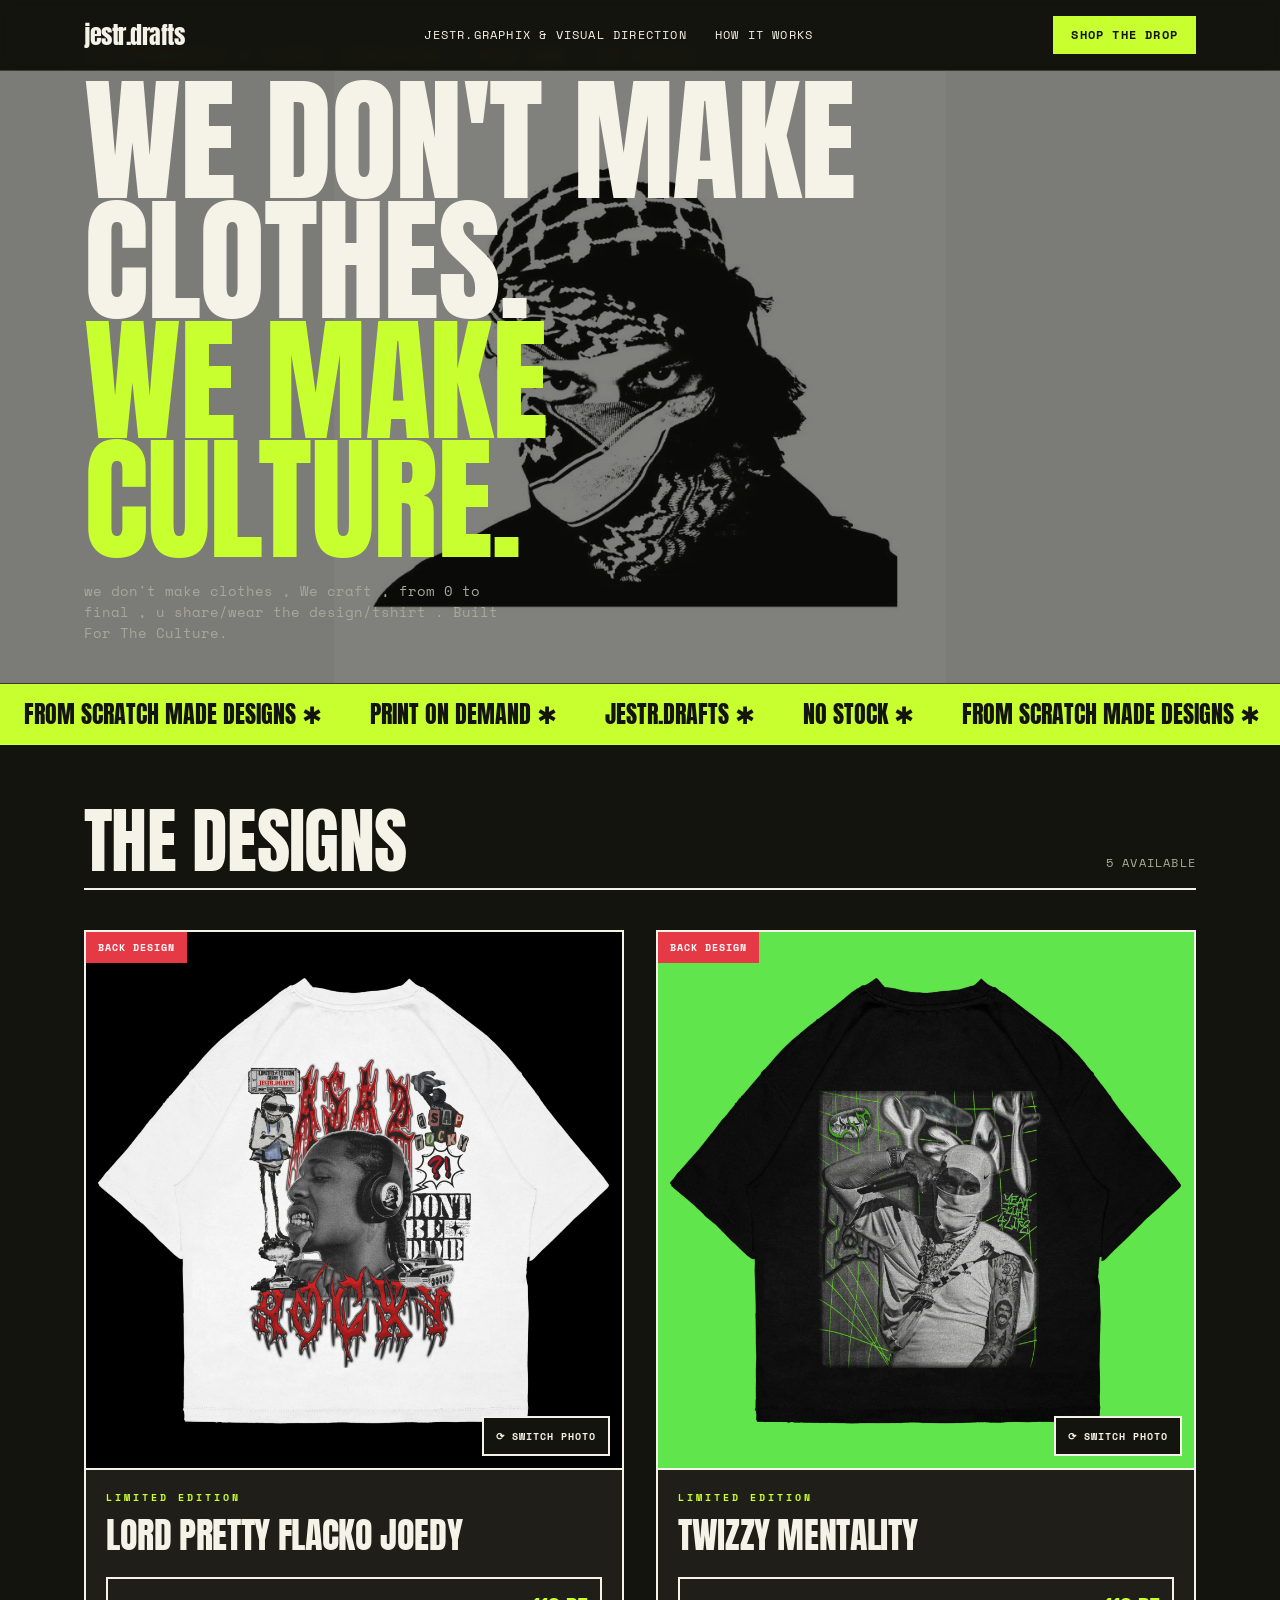
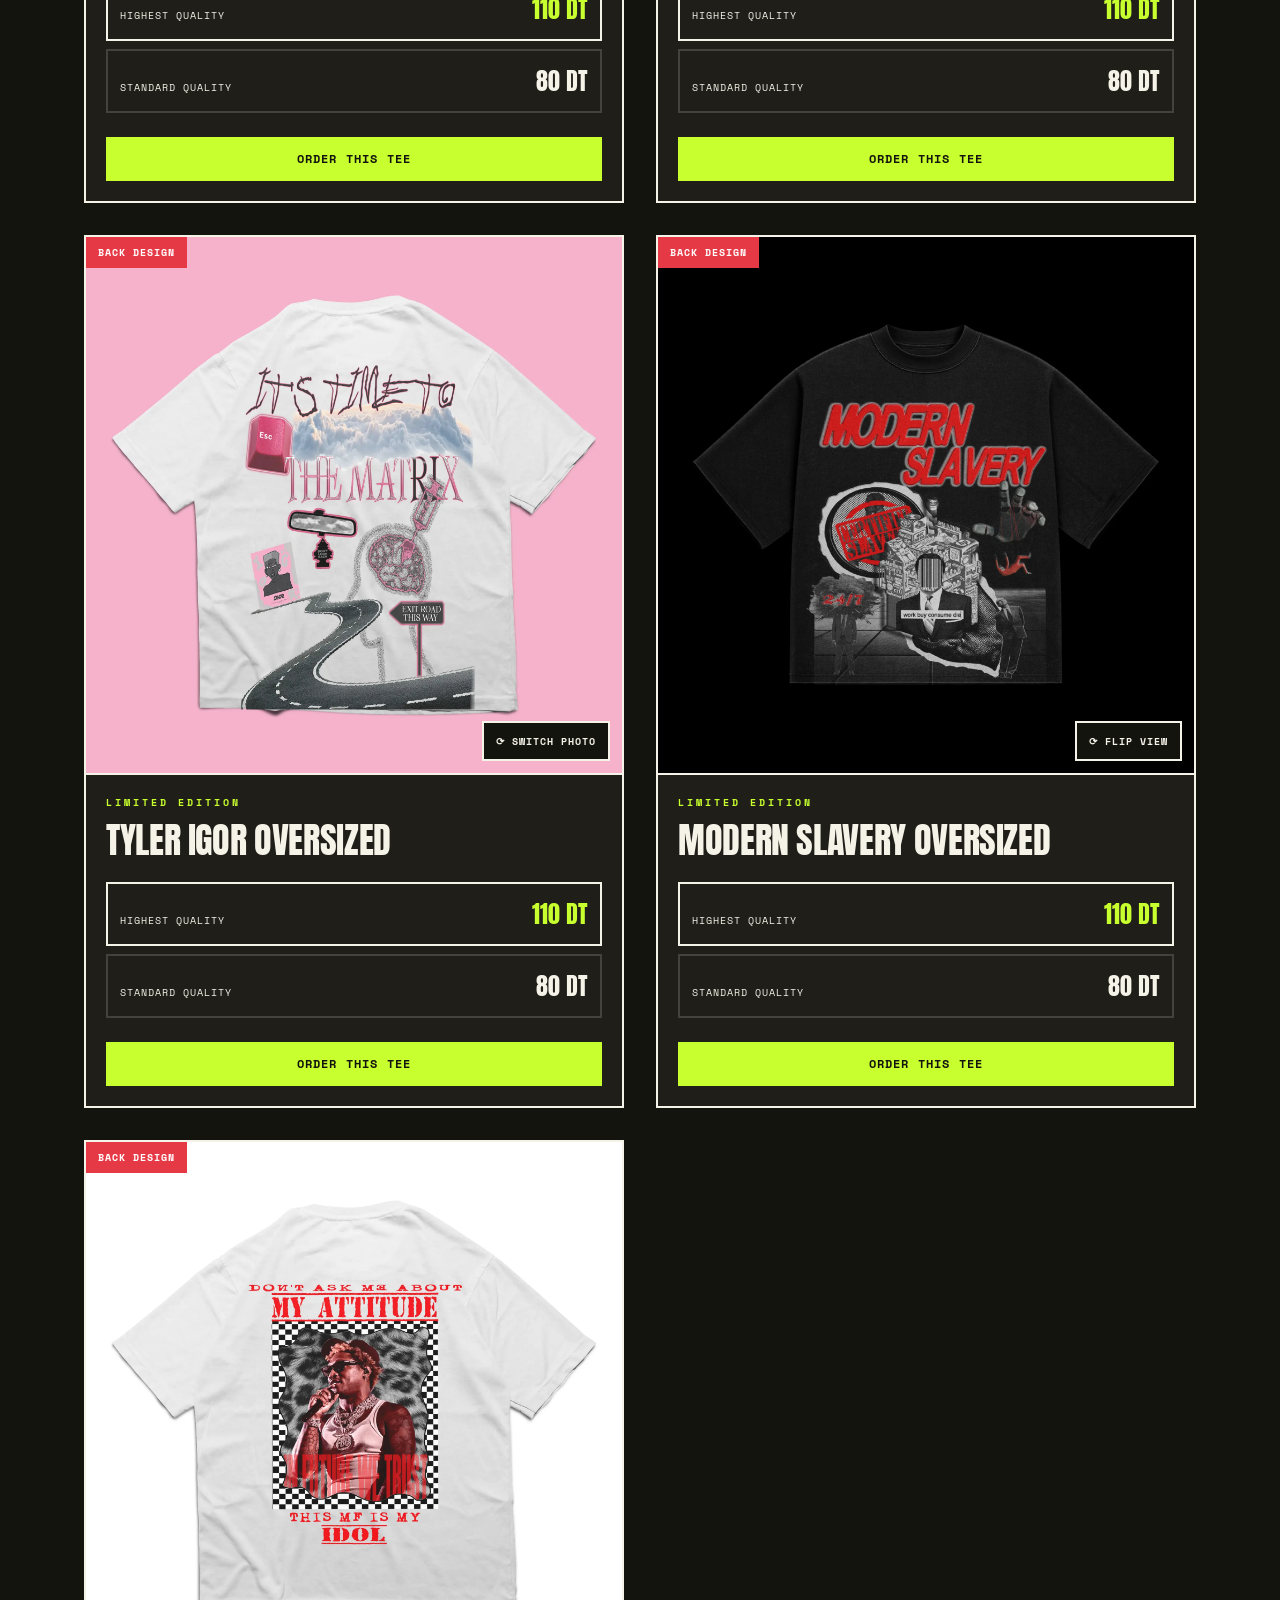
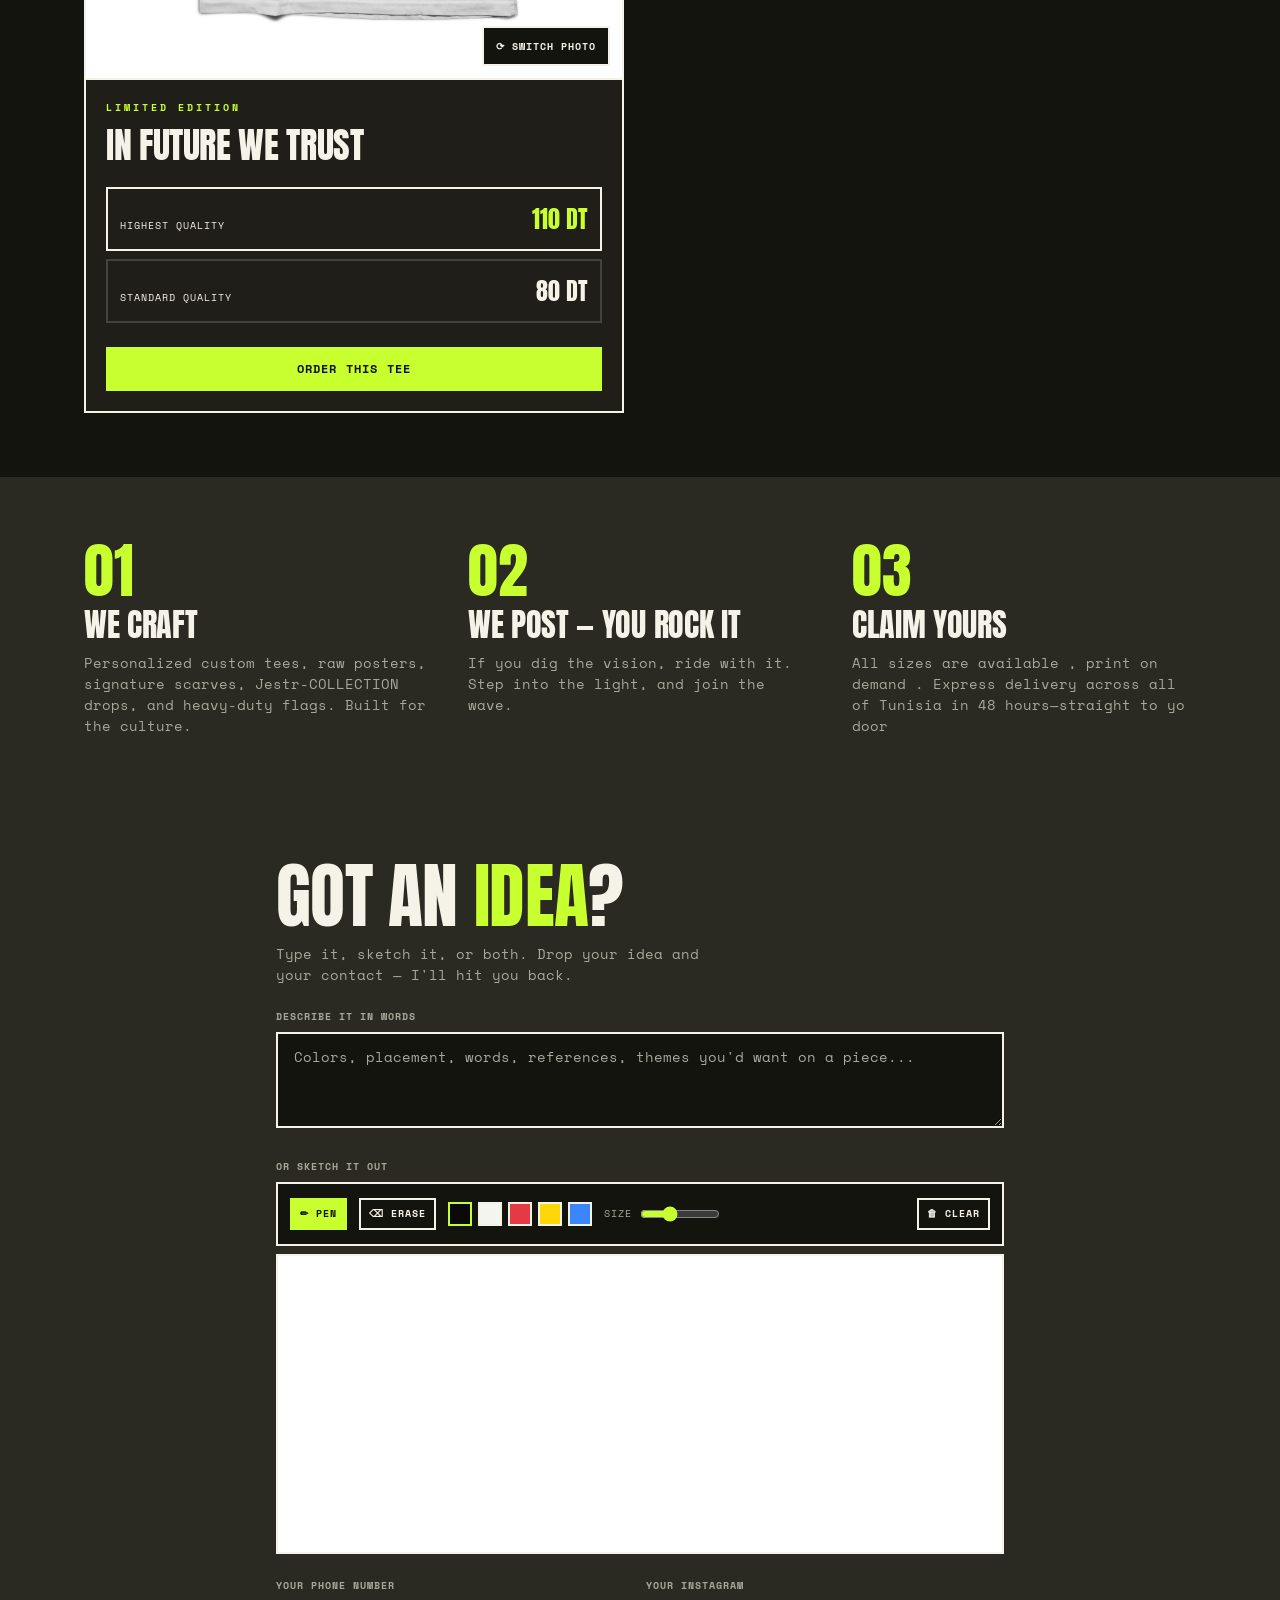
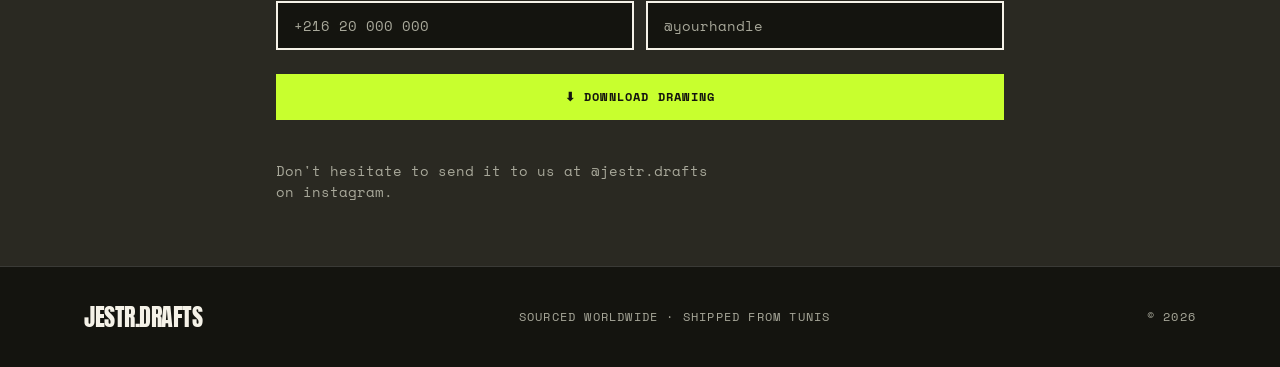
<file: index.html>
<!DOCTYPE html>
<html lang="en">
<head>
  <meta charset="utf-8" />
  <meta name="viewport" content="width=device-width, initial-scale=1" />
  <title>jestr.drafts — vintage & streetwear drops</title>
  <meta name="description" content="jestr.drafts sources hip-hop era tees, baggy denim and rare outerwear. Small drops, one piece each, no restocks." />
  <meta property="og:title" content="jestr.drafts — vintage & streetwear drops" />
  <meta property="og:description" content="Hip-hop era tees, baggy denim and rare outerwear. One piece each, no restocks." />
  <meta property="og:type" content="website" />
  <meta name="twitter:card" content="summary_large_image" />
  <link rel="icon" href="favicon.png" type="image/png" />
  <link rel="preconnect" href="https://fonts.googleapis.com" />
  <link rel="preconnect" href="https://fonts.gstatic.com" crossorigin />
  <link href="https://fonts.googleapis.com/css2?family=Anton&family=Space+Grotesk:wght@400;500;700&family=Space+Mono:wght@400;700&display=swap" rel="stylesheet" />
  <link rel="stylesheet" href="styles.css" />
</head>
<body>

  <header class="site-header">
    <div class="container header-inner">
      <a href="index.html" class="logo">jestr.drafts</a>
      <nav class="nav">
        <a href="#drop">Jestr.Graphix & Visual Direction</a>
        <a href="#how">how it works</a>
      </nav>
      <a href="#drop" class="btn btn-primary btn-sm">shop the drop</a>
    </div>
  </header>

  <section class="hero">
    <img class="hero-img" src="jester-logo.webp" alt="Black and white jestr.drafts masked face visual" width="1600" height="1104" />
    <div class="hero-overlay"></div>
    <div class="hero-content container">
      <p class="eyebrow">Jestr.Graphix & Visual Direction · live now · 24 pieces</p>
      <h1>
        We don't make clothes.
        <span class="accent">We make culture.</span>
      </h1>
      <p class="hero-sub">
        we don't make clothes , We craft , from 0 to final , u share/wear the design/tshirt .
        Built For The Culture.
      </p>
    </div>
  </section>

  <div class="marquee" aria-hidden="true">
    <div class="marquee-track" id="marquee"></div>
  </div>

  <section id="drop" class="container section">
    <div class="section-head">
      <h2>The designs</h2>
      <span class="count" id="product-count">0 available</span>
    </div>
    <ul class="product-grid" id="product-grid"></ul>
  </section>

  <section id="how" class="section section-alt">
    <div class="container grid-3">
      <article>
        <span class="step">01</span>
        <h3>WE CRAFT</h3>
        <p>Personalized custom tees, raw posters, signature scarves, Jestr-COLLECTION drops, and heavy-duty flags. Built for the culture.</p>
      </article>
      <article>
        <span class="step">02</span>
        <h3>WE POST — YOU ROCK IT</h3>
        <p>If you dig the vision, ride with it. Step into the light, and join the wave.</p>
      </article>
      <article>
        <span class="step">03</span>
        <h3>CLAIM YOURS</h3>
        <p>All sizes are available , print on demand . Express delivery across all of Tunisia in 48 hours—straight to yo door</p>
      </article>
    </div>
  </section>

  <section id="suggest" class="section section-alt">
    <div class="container narrow">
      <h2>Got an <span class="accent">idea</span>?</h2>
      <p class="section-sub">Type it, sketch it, or both. Drop your idea and your contact — I'll hit you back.</p>

      <form class="idea-form" id="idea-form">
        <div>
          <label for="idea-text" class="label">Describe it in words</label>
          <textarea id="idea-text" rows="3" maxlength="500"
            placeholder="Colors, placement, words, references, themes you'd want on a piece..."></textarea>
        </div>

        <div>
          <label for="idea-canvas" class="label">Or sketch it out</label>
          <div class="canvas-toolbar">
            <button type="button" class="tool-btn" data-tool="pen" aria-pressed="true">✏ pen</button>
            <button type="button" class="tool-btn" data-tool="eraser" aria-pressed="false">⌫ erase</button>
            <div class="swatches" id="swatches"></div>
            <label class="range-label">size <input type="range" id="brush-size" min="1" max="20" value="4" /></label>
            <button type="button" class="tool-btn clear-btn" id="clear-canvas">🗑 clear</button>
          </div>
          <canvas id="idea-canvas" width="800" height="360"></canvas>
        </div>

        <div class="grid-2">
          <div>
            <label for="idea-phone" class="label">Your phone number</label>
            <input id="idea-phone" type="tel" required placeholder="+216 20 000 000" />
          </div>
          <div>
            <label for="idea-ig" class="label">Your Instagram</label>
            <input id="idea-ig" type="text" required placeholder="@yourhandle" />
          </div>
        </div>

        <button type="button" class="btn btn-primary" id="idea-download">⬇ download drawing</button>
        <p class="section-sub">Don't hesitate to send it to us at @jestr.drafts on instagram.</p>
      </form>
    </div>
  </section>

  <footer class="site-footer">
    <div class="container footer-inner">
      <span class="logo">jestr.drafts</span>
      <span>sourced worldwide · shipped from Tunis</span>
      <span>© 2026</span>
    </div>
  </footer>

  <div class="toaster" id="toaster" aria-live="polite"></div>

  <script src="script.js"></script>
</body>
</html>
</file>
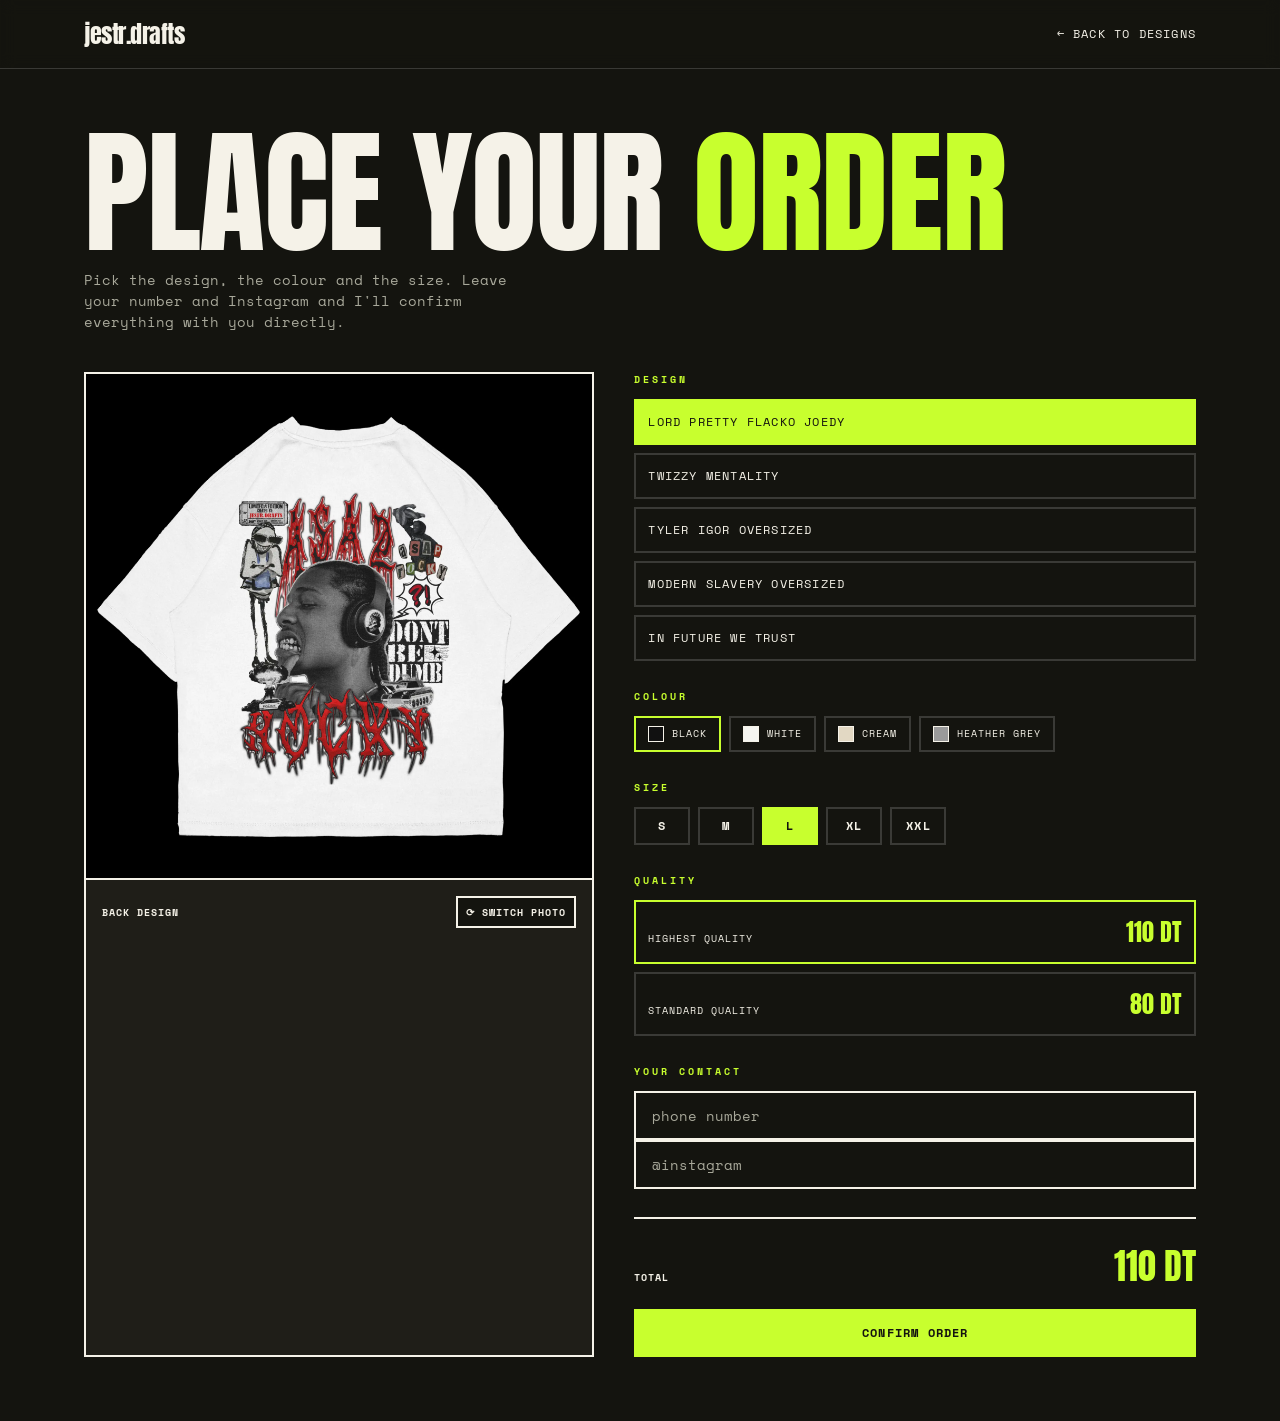
<file: order.html>
<!DOCTYPE html>
<html lang="en">
<head>
  <meta charset="utf-8" />
  <meta name="viewport" content="width=device-width, initial-scale=1" />
  <title>Place your order — jestr.drafts</title>
  <meta name="description" content="Pick the design, colour, size and quality, then leave your phone number and Instagram so jestr.drafts can confirm your order." />
  <link rel="icon" href="favicon.png" type="image/png" />
  <link rel="preconnect" href="https://fonts.googleapis.com" />
  <link rel="preconnect" href="https://fonts.gstatic.com" crossorigin />
  <link href="https://fonts.googleapis.com/css2?family=Anton&family=Space+Grotesk:wght@400;500;700&family=Space+Mono:wght@400;700&display=swap" rel="stylesheet" />
  <link rel="stylesheet" href="styles.css" />
</head>
<body>

  <header class="site-header">
    <div class="container header-inner">
      <a href="index.html" class="logo">jestr.drafts</a>
      <a href="index.html" class="back-link">← back to designs</a>
    </div>
  </header>

  <main class="container section">
    <h1 class="page-title">Place your <span class="accent">order</span></h1>
    <p class="section-sub">
      Pick the design, the colour and the size. Leave your number and Instagram
      and I'll confirm everything with you directly.
    </p>

    <div class="order-grid">
      <div class="order-preview">
        <img id="order-preview-img" src="" alt="" width="1000" height="1000" />
        <div class="preview-footer">
          <span class="preview-label" id="preview-label">back design</span>
          <button type="button" class="tool-btn" id="toggle-photo">⟳ switch photo</button>
        </div>
      </div>

      <form class="order-form" id="order-form">
        <fieldset>
          <legend class="legend">design</legend>
          <div class="design-list" id="design-list"></div>
        </fieldset>

        <fieldset>
          <legend class="legend">colour</legend>
          <div class="flex-wrap" id="colour-list"></div>
        </fieldset>

        <fieldset>
          <legend class="legend">size</legend>
          <div class="flex-wrap" id="size-list"></div>
        </fieldset>

        <fieldset>
          <legend class="legend">quality</legend>
          <div class="quality-list" id="quality-list"></div>
        </fieldset>

        <fieldset>
          <legend class="legend">your contact</legend>
          <input type="tel" required id="order-phone" placeholder="phone number" aria-label="Phone number" />
          <input type="text" required id="order-ig" placeholder="@instagram" aria-label="Instagram account" />
        </fieldset>

        <div class="total-block">
          <div class="total-row">
            <span class="label">total</span>
            <span class="total-price" id="total-price">0 DT</span>
          </div>
          <button type="submit" class="btn btn-primary btn-lg" id="order-submit">confirm order</button>
        </div>
      </form>
    </div>
  </main>

  <div class="toaster" id="toaster" aria-live="polite"></div>

  <script src="script.js"></script>
</body>
</html>
</file>
<file: styles.css>
/* =========================================================
   jestr.drafts — standalone stylesheet
   ========================================================= */

*, *::before, *::after { box-sizing: border-box; border: 0 solid; margin: 0; padding: 0; }

:root {
  --bg:         #14140f;
  --fg:         #f5f2e8;
  --card:       #1f1e18;
  --secondary:  #2a2922;
  --muted-fg:   #a8a89a;
  --primary:    #c8ff2e;
  --primary-fg: #14140f;
  --accent:     #e63946;
  --border:     rgba(255, 255, 255, 0.16);
  --paper:      #f5f5f0;
  --font-display: 'Anton', 'Arial Narrow', sans-serif;
  --font-sans:    'Space Grotesk', system-ui, sans-serif;
  --font-mono:    'Space Mono', ui-monospace, monospace;
}

html { -webkit-text-size-adjust: 100%; line-height: 1.5; }
body {
  background: var(--bg);
  color: var(--fg);
  font-family: var(--font-sans);
  min-height: 100vh;
}
img, svg, canvas { display: block; max-width: 100%; height: auto; }
button, input, select, textarea { font: inherit; color: inherit; background: transparent; border-radius: 0; }
button { cursor: pointer; }
ul { list-style: none; }
a { color: inherit; text-decoration: none; }

h1, h2, h3 {
  font-family: var(--font-display);
  text-transform: uppercase;
  letter-spacing: -0.01em;
  line-height: 0.88;
  font-weight: 400;
}
h1 { font-size: clamp(3rem, 11vw, 8.5rem); }
h2 { font-size: clamp(2.5rem, 7vw, 4.5rem); }
h3 { font-size: clamp(1.75rem, 3vw, 2rem); }
.accent { color: var(--primary); }

.container { max-width: 72rem; margin-inline: auto; padding-inline: 1.25rem; }
.container.narrow { max-width: 48rem; }
.section { padding-block: 4rem; }
.section-alt { background: var(--secondary); }
.section-head {
  display: flex; align-items: flex-end; justify-content: space-between;
  border-bottom: 2px solid var(--fg); padding-bottom: 1rem; margin-bottom: 2.5rem;
}
.section-head .count {
  font-family: var(--font-mono); font-size: .75rem;
  text-transform: uppercase; letter-spacing: .1em; color: var(--muted-fg);
}
.section-sub {
  max-width: 28rem; margin-top: 1rem;
  font-family: var(--font-mono); font-size: .875rem; color: var(--muted-fg);
}
.page-title { margin-bottom: 1rem; }

.site-header {
  position: sticky; top: 0; z-index: 50;
  border-bottom: 1px solid var(--border);
  background: rgba(20, 20, 15, 0.9);
  backdrop-filter: blur(8px);
}
.header-inner { display: flex; align-items: center; justify-content: space-between; padding-block: 1rem; }
.logo { font-family: var(--font-display); font-size: 1.5rem; letter-spacing: -0.02em; }
.nav { display: none; gap: 1.75rem;
  font-family: var(--font-mono); font-size: .75rem;
  text-transform: uppercase; letter-spacing: .1em; }
.nav a:hover { color: var(--primary); }
.back-link { font-family: var(--font-mono); font-size: .75rem;
  text-transform: uppercase; letter-spacing: .1em; }
.back-link:hover { color: var(--primary); }
@media (min-width: 768px) { .nav { display: flex; } }

.btn {
  display: inline-flex; align-items: center; justify-content: center; gap: .5rem;
  border: 2px solid var(--primary);
  background: var(--primary); color: var(--primary-fg);
  padding: .75rem 1.5rem;
  font-family: var(--font-mono); font-size: .75rem; font-weight: 700;
  text-transform: uppercase; letter-spacing: .1em;
  transition: background .15s, color .15s;
}
.btn:hover { background: var(--bg); color: var(--primary); }
.btn-sm { padding: .5rem 1rem; }
.btn-lg { height: 3rem; width: 100%; }
.btn:disabled { opacity: .5; cursor: not-allowed; }

.tool-btn {
  display: inline-flex; align-items: center; gap: .25rem;
  border: 2px solid var(--fg); background: var(--bg); color: var(--fg);
  padding: .25rem .5rem; height: 2rem;
  font-family: var(--font-mono); font-size: .625rem; font-weight: 700;
  text-transform: uppercase; letter-spacing: .1em;
}
.tool-btn:hover { background: var(--fg); color: var(--bg); }
.tool-btn[aria-pressed="true"] {
  border-color: var(--primary);
  background: var(--primary); color: var(--primary-fg);
}

.hero { position: relative; border-bottom: 1px solid var(--border); }
.hero-img {
  height: 68vh; width: 100%; object-fit: contain;
  background: var(--paper); opacity: .7; filter: grayscale(100%);
}
.hero-overlay { position: absolute; inset: 0;
  background: rgba(20, 20, 15, .35); pointer-events: none; }
.hero-content {
  position: absolute; inset: 0;
  display: flex; flex-direction: column; justify-content: flex-end;
  padding-bottom: 2.5rem;
}
.eyebrow { font-family: var(--font-mono); font-size: .75rem;
  text-transform: uppercase; letter-spacing: .35em; color: var(--primary); }
.hero-content h1 { margin-top: 1rem; max-width: 52rem; }
.hero-content h1 .accent { display: block; }
.hero-sub { margin-top: 1.25rem; max-width: 28rem;
  font-family: var(--font-mono); font-size: .875rem; color: var(--muted-fg); }

.marquee {
  overflow: hidden; border-bottom: 1px solid var(--border);
  background: var(--primary); padding-block: .75rem;
}
.marquee-track {
  display: inline-flex; white-space: nowrap;
  animation: marquee 24s linear infinite;
  font-family: var(--font-display); font-size: 1.5rem;
  text-transform: uppercase; color: var(--primary-fg);
}
.marquee-track span { padding-inline: 1.5rem; }
@keyframes marquee {
  from { transform: translateX(0); }
  to   { transform: translateX(-50%); }
}

.product-grid { display: grid; gap: 2rem; grid-template-columns: 1fr; }
@media (min-width: 768px) { .product-grid { grid-template-columns: repeat(2, 1fr); } }
.product-card {
  display: flex; flex-direction: column;
  border: 2px solid var(--fg); background: var(--card);
}
.product-media {
  position: relative; overflow: hidden;
  border-bottom: 2px solid var(--fg);
}
.product-media img { aspect-ratio: 1; width: 100%; object-fit: cover; }
.product-tag {
  position: absolute; top: 0; left: 0;
  background: var(--accent); color: #fff;
  padding: .5rem .75rem;
  font-family: var(--font-mono); font-size: .625rem; font-weight: 700;
  text-transform: uppercase; letter-spacing: .1em;
}
.switch-btn {
  position: absolute; bottom: .75rem; right: .75rem;
  border: 2px solid var(--fg); background: var(--bg); color: var(--fg);
  height: 2.5rem; padding-inline: .75rem;
  font-family: var(--font-mono); font-size: .625rem; font-weight: 700;
  text-transform: uppercase; letter-spacing: .1em;
}
.switch-btn:hover { background: var(--primary); color: var(--primary-fg); }
.product-body { flex: 1; display: flex; flex-direction: column; padding: 1.25rem; }
.product-tag-label {
  font-family: var(--font-mono); font-size: .625rem; font-weight: 700;
  text-transform: uppercase; letter-spacing: .3em; color: var(--primary);
}
.product-body h3 { margin-top: .75rem; font-size: 2.25rem; line-height: 1; }
.price-grid { display: grid; gap: .5rem; margin-top: 1.5rem; }
.price-row {
  display: flex; align-items: baseline; justify-content: space-between;
  border: 2px solid var(--fg); padding: .75rem;
}
.price-row.standard { border-color: var(--border); }
.price-row .plabel {
  font-family: var(--font-mono); font-size: .625rem;
  text-transform: uppercase; letter-spacing: .1em;
}
.price-row .pvalue {
  font-family: var(--font-display); font-size: 1.5rem; color: var(--primary);
}
.price-row.standard .pvalue { color: var(--fg); }
.product-body .btn { margin-top: 1.5rem; height: 2.75rem; width: 100%; }

/* ---- Mirror class for single-image products ---- */
.product-media img.is-mirrored,
.order-preview img.is-mirrored {
  transform: scaleX(-1);
}

.grid-3 { display: grid; gap: 2.5rem; grid-template-columns: 1fr; }
@media (min-width: 768px) { .grid-3 { grid-template-columns: repeat(3, 1fr); } }
.grid-3 .step {
  font-family: var(--font-display); font-size: 3.75rem;
  color: var(--primary); line-height: 1;
}
.grid-3 h3 { margin-top: .5rem; }
.grid-3 p {
  margin-top: .75rem;
  font-family: var(--font-mono); font-size: .875rem; color: var(--muted-fg);
}

.waitlist-form {
  margin-top: 2rem; display: flex; flex-direction: column;
  gap: .75rem; max-width: 32rem;
}
@media (min-width: 640px) { .waitlist-form { flex-direction: row; } }
.waitlist-form input {
  flex: 1; border: 2px solid var(--fg); background: var(--bg);
  padding: .75rem 1rem;
  font-family: var(--font-mono); font-size: .875rem; outline: none;
}
.waitlist-form input:focus { border-color: var(--primary); }

.idea-form { margin-top: 1.5rem; display: flex; flex-direction: column; gap: 1.5rem; }
.label {
  display: block;
  font-family: var(--font-mono); font-size: .625rem; font-weight: 700;
  text-transform: uppercase; letter-spacing: .1em;
  color: var(--muted-fg); margin-bottom: .5rem;
}
textarea, .idea-form input, .order-form input {
  width: 100%; border: 2px solid var(--fg); background: var(--bg);
  padding: .75rem 1rem;
  font-family: var(--font-mono); font-size: .875rem;
  outline: none; color: var(--fg);
}
textarea { resize: vertical; min-height: 6rem; }
textarea::placeholder, input::placeholder { color: var(--muted-fg); }
textarea:focus, input:focus { border-color: var(--primary); }
.grid-2 { display: grid; gap: .75rem; grid-template-columns: 1fr; }
@media (min-width: 640px) { .grid-2 { grid-template-columns: 1fr 1fr; } }

.canvas-toolbar {
  display: flex; flex-wrap: wrap; align-items: center; gap: .75rem;
  border: 2px solid var(--fg); background: var(--bg); padding: .5rem .75rem;
}
.swatches { display: flex; gap: .375rem; }
.swatch { width: 1.5rem; height: 1.5rem; border: 2px solid var(--fg); }
.swatch.active { border-color: var(--primary); }
.range-label {
  display: flex; align-items: center; gap: .5rem;
  font-family: var(--font-mono); font-size: .625rem;
  text-transform: uppercase; letter-spacing: .1em; color: var(--muted-fg);
}
.range-label input { width: 5rem; accent-color: var(--primary); }
.clear-btn { margin-left: auto; }
#idea-canvas {
  margin-top: .5rem; width: 100%; height: 300px;
  border: 2px solid var(--fg); background: #fff; touch-action: none;
}

.site-footer { border-top: 1px solid var(--border); }
.footer-inner {
  display: flex; flex-direction: column; gap: .75rem; padding-block: 2rem;
  font-family: var(--font-mono); font-size: .75rem;
  text-transform: uppercase; letter-spacing: .1em; color: var(--muted-fg);
}
@media (min-width: 640px) {
  .footer-inner { flex-direction: row; align-items: center; justify-content: space-between; }
}
.footer-inner .logo { color: var(--fg); }

.order-grid { display: grid; gap: 2.5rem; margin-top: 2.5rem; grid-template-columns: 1fr; }
@media (min-width: 768px) {
  .order-grid { grid-template-columns: minmax(0, 1fr) minmax(0, 1.1fr); }
}
.order-preview { border: 2px solid var(--fg); background: var(--card); }
.order-preview img {
  aspect-ratio: 1; width: 100%; object-fit: cover;
  border-bottom: 2px solid var(--fg);
}
.preview-footer {
  display: flex; align-items: center; justify-content: space-between; padding: 1rem;
}
.preview-label {
  font-family: var(--font-mono); font-size: .625rem; font-weight: 700;
  text-transform: uppercase; letter-spacing: .1em;
}
.order-form { display: flex; flex-direction: column; gap: 1.75rem; }
.order-form fieldset { border: 0; }
.legend {
  font-family: var(--font-mono); font-size: .625rem; font-weight: 700;
  text-transform: uppercase; letter-spacing: .3em;
  color: var(--primary); margin-bottom: .75rem;
}
.design-list { display: grid; gap: .5rem; }
.design-btn {
  border: 2px solid var(--border); padding: .75rem;
  text-align: left;
  font-family: var(--font-mono); font-size: .75rem;
  text-transform: uppercase; letter-spacing: .1em;
  color: var(--fg); background: transparent;
}
.design-btn:hover { border-color: var(--fg); }
.design-btn.active {
  border-color: var(--primary);
  background: var(--primary); color: var(--primary-fg);
}
.flex-wrap { display: flex; flex-wrap: wrap; gap: .5rem; }
.colour-btn {
  display: flex; align-items: center; gap: .5rem;
  border: 2px solid var(--border); background: transparent;
  padding: .5rem .75rem;
  font-family: var(--font-mono); font-size: .625rem;
  text-transform: uppercase; letter-spacing: .1em;
}
.colour-btn:hover { border-color: var(--fg); }
.colour-btn.active { border-color: var(--primary); }
.colour-dot { width: 1rem; height: 1rem; border: 1px solid var(--fg); }
.size-btn {
  min-width: 3.5rem; border: 2px solid var(--border); background: transparent;
  padding: .5rem .75rem;
  font-family: var(--font-mono); font-size: .75rem; font-weight: 700;
  text-transform: uppercase; letter-spacing: .1em;
}
.size-btn:hover { border-color: var(--fg); }
.size-btn.active {
  border-color: var(--primary);
  background: var(--primary); color: var(--primary-fg);
}
.quality-list { display: grid; gap: .5rem; }
.quality-btn {
  display: flex; align-items: baseline; justify-content: space-between;
  border: 2px solid var(--border); background: transparent;
  padding: .75rem;
}
.quality-btn:hover { border-color: var(--fg); }
.quality-btn.active { border-color: var(--primary); }
.quality-btn .qlabel {
  font-family: var(--font-mono); font-size: .625rem;
  text-transform: uppercase; letter-spacing: .1em;
}
.quality-btn .qvalue {
  font-family: var(--font-display); font-size: 1.5rem; color: var(--primary);
}
.total-block { border-top: 2px solid var(--fg); padding-top: 1.25rem; }
.total-row {
  display: flex; align-items: baseline; justify-content: space-between; margin-bottom: 1rem;
}
.total-row .label { margin: 0; color: var(--fg); }
.total-price { font-family: var(--font-display); font-size: 2.25rem; color: var(--primary); }

.toaster {
  position: fixed; bottom: 1rem; right: 1rem; z-index: 999;
  display: flex; flex-direction: column; gap: .5rem; max-width: 22rem;
}
.toast {
  border: 2px solid var(--fg); background: var(--card); color: var(--fg);
  padding: .75rem 1rem;
  font-family: var(--font-mono); font-size: .75rem;
  animation: toastIn .2s ease-out;
}
.toast.success { border-color: var(--primary); }
.toast.error   { border-color: var(--accent); }
@keyframes toastIn {
  from { opacity: 0; transform: translateY(8px); }
  to   { opacity: 1; transform: none; }
}
</file>
